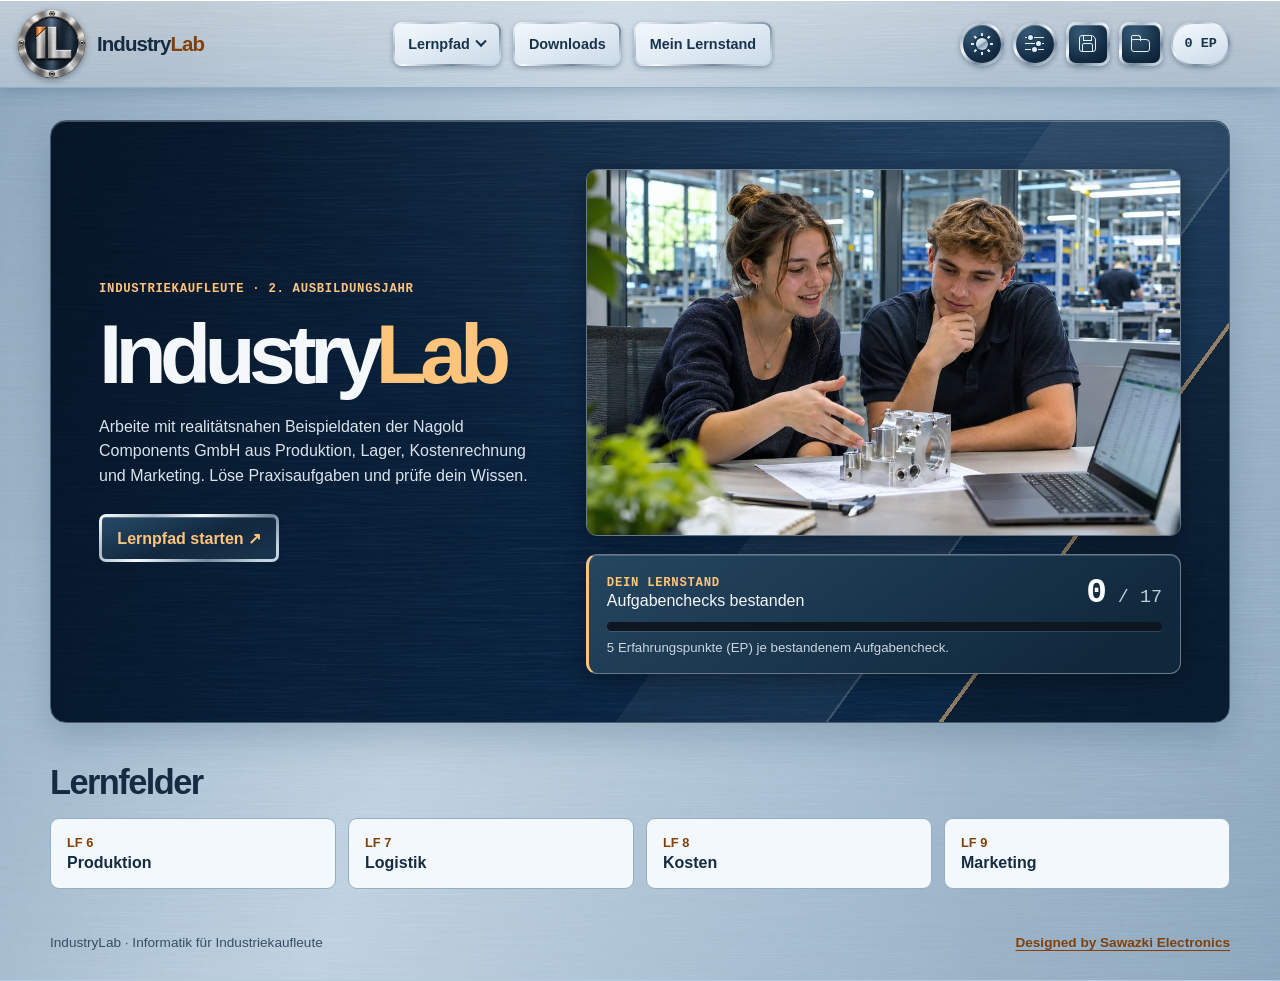
<file: index.html>
<!doctype html>
<html lang="de">
<head>
  <meta charset="utf-8">
  <meta name="viewport" content="width=device-width,initial-scale=1">
  <meta name="description" content="Interaktive Übungen und Unterrichtsmaterial für Industriekaufleute im zweiten Ausbildungsjahr.">
  <title>IndustryLab – Lernwerkstatt für Industriekaufleute</title>
  <script src="./theme.js"></script>
  <link rel="icon" type="image/png" href="./industrylab-logo.png">
  <link rel="stylesheet" href="./styles.css">
  <script type="module" src="./app.mjs"></script>
</head>
<body>
  <a class="skip" href="#main">Zum Inhalt</a>
  <header class="top"><div class="shell bar">
    <a class="brand" href="./#top" aria-label="IndustryLab – Startseite"><img class="brand-mark" src="./industrylab-logo.png" width="72" height="72" alt=""> <span>Industry<span class="brand-accent">Lab</span></span></a>
    <nav aria-label="Hauptnavigation">
      <details class="learning-nav" id="learning-nav">
        <summary>Lernpfad</summary>
        <div class="learning-nav-panel">
          <ol id="learning-nav-units"></ol>
        </div>
      </details>
      <a href="./downloads.html">Downloads</a><button id="open-progress" class="nav-action" type="button" aria-haspopup="dialog" aria-controls="profile">Mein Lernstand</button>
    </nav>
    <div class="header-tools">
      <button class="theme-toggle" id="theme-toggle" type="button" aria-label="Dunkelmodus" aria-pressed="false" title="Hellen oder dunklen Modus wählen" hidden>
        <span class="theme-sun" aria-hidden="true"></span><span class="theme-moon" aria-hidden="true"></span>
      </button>
      <button class="appearance-toggle" id="appearance-toggle" type="button" aria-label="Darstellung anpassen" aria-haspopup="dialog" aria-controls="appearance" title="Darstellung anpassen" hidden>
        <span class="sliders-icon" aria-hidden="true"><span></span><span></span><span></span></span>
      </button>
      <button class="backup-icon" id="quick-export" type="button" aria-label="Sicherung speichern" title="Sicherung speichern">
        <span class="disk-icon" aria-hidden="true"></span>
      </button>
      <button class="backup-icon" id="quick-import" type="button" aria-label="Sicherung laden" title="Sicherung laden">
        <span class="folder-icon" aria-hidden="true"></span>
      </button>
      <button class="points" id="top-points" type="button" aria-haspopup="dialog" aria-controls="profile" aria-label="Lernprofil öffnen · 0 EP">0 EP</button>
    </div>
  </div></header>
  <main id="main" class="shell">
    <section class="hero" id="start">
      <div class="hero-copy">
        <p class="eyebrow">Industriekaufleute · 2. Ausbildungsjahr</p>
        <h1>Industry<span>Lab</span></h1>
        <p class="intro">Arbeite mit realitätsnahen Beispieldaten der Nagold Components GmbH aus Produktion, Lager, Kostenrechnung und Marketing. Löse Praxisaufgaben und prüfe dein Wissen.</p>
        <a class="button" id="continue" href="./lernpfad.html">Lernpfad starten <span aria-hidden="true">↗</span></a>
      </div>
      <div class="hero-visual">
        <img class="hero-photo" src="./industrylab-start.webp" width="1040" height="640" fetchpriority="high" alt="Zwei Auszubildende besprechen ein Metallbauteil am Arbeitsplatz vor der Fertigungshalle.">
        <div class="hero-progress">
          <div class="hero-progress-heading">
            <div>
              <p class="eyebrow">Dein Lernstand</p>
              <p>Aufgabenchecks bestanden</p>
            </div>
            <p class="progress-count"><strong id="done">0</strong><span id="count"> / 17</span></p>
          </div>
          <progress id="progress" max="17" value="0" aria-label="Bestandene Aufgabenchecks"></progress>
          <p class="hero-note">5 Erfahrungspunkte (EP) je bestandenem Aufgabencheck.</p>
        </div>
      </div>
    </section>

    <section class="section" aria-labelledby="start-themen">
      <h2 id="start-themen">Lernfelder</h2>
      <ul class="home-fields">
        <li><a href="./lernpfad.html?lf=6"><span>LF 6</span>Produktion</a></li>
        <li><a href="./lernpfad.html?lf=7"><span>LF 7</span>Logistik</a></li>
        <li><a href="./lernpfad.html?lf=8"><span>LF 8</span>Kosten</a></li>
        <li><a href="./lernpfad.html?lf=9"><span>LF 9</span>Marketing</a></li>
      </ul>
    </section>
  </main>
  <footer class="shell footer">
    <span>IndustryLab · Informatik für Industriekaufleute</span>
    <a class="footer-credit" href="https://jakobsawazki.github.io/sawazki-electronics/">Designed by Sawazki Electronics</a>
  </footer>

  <dialog id="appearance" aria-labelledby="appearance-title">
    <div class="dialog-top">
      <div>
        <p class="eyebrow" id="appearance-mode"></p>
        <h2 id="appearance-title" tabindex="-1">Darstellung</h2>
      </div>
      <button id="close-appearance" class="secondary dialog-close-icon" type="button" aria-label="Schließen" title="Schließen">×</button>
    </div>
    <div id="appearance-fields"></div>
    <p id="appearance-status" role="status"></p>
    <div class="actions appearance-actions">
      <button id="reset-appearance" class="secondary" type="button">Zurücksetzen</button>
      <button id="done-appearance" type="button">Fertig</button>
    </div>
  </dialog>

  <dialog id="profile" aria-labelledby="profile-title">
    <div class="dialog-top">
      <h2 id="profile-title">Dein Lernprofil</h2>
      <button id="close-profile" class="secondary dialog-close-icon" type="button" aria-label="Schließen" title="Schließen">×</button>
    </div>
    <form id="profile-form">
      <p>Dein Kürzel und deine Klasse sind freiwillig. Sie werden in diesem Browser und in deiner Sicherungsdatei gespeichert.</p>
      <div class="profile-fields">
        <label for="student-code">Schülerkürzel
          <input id="student-code" name="studentCode" type="text" maxlength="24" autocomplete="off" spellcheck="false" placeholder="z. B. A.MÜL">
        </label>
        <label for="class-name">Klasse
          <input id="class-name" name="className" type="text" maxlength="24" autocomplete="off" spellcheck="false" placeholder="z. B. KI2">
        </label>
      </div>
      <button type="submit">Profil speichern</button>
      <p id="profile-status" role="status"></p>
    </form>
    <section class="profile-progress" aria-labelledby="profile-progress-title">
      <h3 id="profile-progress-title">Mein Lernstand</h3>
      <p id="balance"></p>
      <progress id="profile-progress" max="17" value="0" aria-label="Bestandene Aufgabenchecks"></progress>
      <ul class="ledger" id="ledger"></ul>
      <p id="backup-status" role="status" tabindex="-1"></p>
    </section>
  </dialog>

  <input type="file" id="backup-file" accept=".json,application/json" hidden>
</body>
</html>
</file>
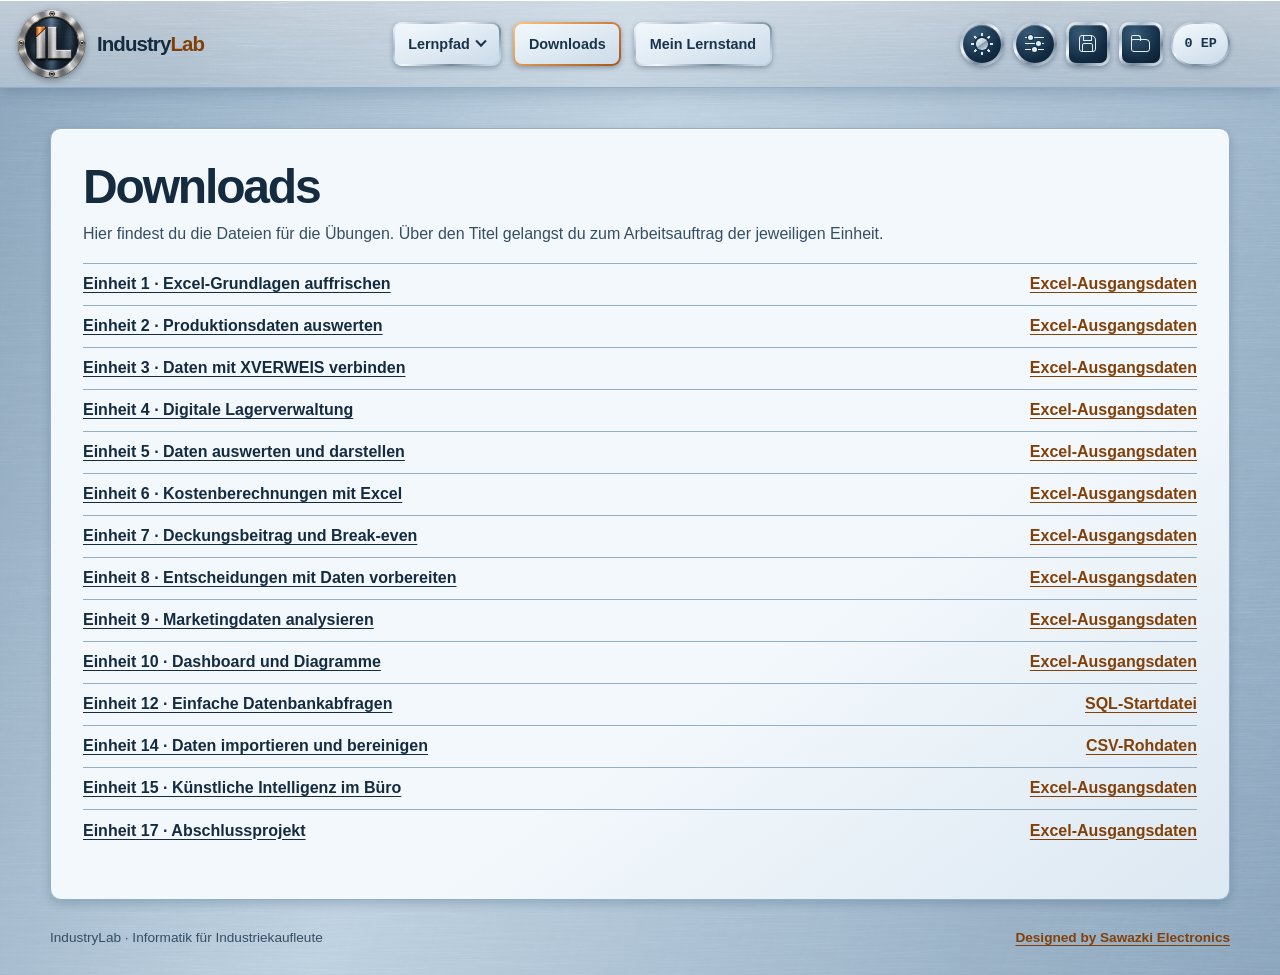
<file: downloads.html>
<!doctype html>
<html lang="de">
<head>
  <meta charset="utf-8">
  <meta name="viewport" content="width=device-width,initial-scale=1">
  <meta name="description" content="Excel-Dateien, CSV-Daten und die SQL-Startdatei zu den Lerneinheiten von IndustryLab.">
  <title>Downloads – IndustryLab</title>
  <script src="./theme.js"></script>
  <link rel="icon" type="image/png" href="./industrylab-logo.png">
  <link rel="stylesheet" href="./styles.css">
  <script type="module" src="./app.mjs"></script>
</head>
<body>
  <a class="skip" href="#main">Zum Inhalt</a>
  <header class="top"><div class="shell bar">
    <a class="brand" href="./#top" aria-label="IndustryLab – Startseite"><img class="brand-mark" src="./industrylab-logo.png" width="72" height="72" alt=""> <span>Industry<span class="brand-accent">Lab</span></span></a>
    <nav aria-label="Hauptnavigation">
      <details class="learning-nav" id="learning-nav">
        <summary>Lernpfad</summary>
        <div class="learning-nav-panel">
          <ol id="learning-nav-units"></ol>
        </div>
      </details>
      <a href="./downloads.html" aria-current="page">Downloads</a><button id="open-progress" class="nav-action" type="button" aria-haspopup="dialog" aria-controls="profile">Mein Lernstand</button>
    </nav>
    <div class="header-tools">
      <button class="theme-toggle" id="theme-toggle" type="button" aria-label="Dunkelmodus" aria-pressed="false" title="Hellen oder dunklen Modus wählen" hidden>
        <span class="theme-sun" aria-hidden="true"></span><span class="theme-moon" aria-hidden="true"></span>
      </button>
      <button class="appearance-toggle" id="appearance-toggle" type="button" aria-label="Darstellung anpassen" aria-haspopup="dialog" aria-controls="appearance" title="Darstellung anpassen" hidden>
        <span class="sliders-icon" aria-hidden="true"><span></span><span></span><span></span></span>
      </button>
      <button class="backup-icon" id="quick-export" type="button" aria-label="Sicherung speichern" title="Sicherung speichern">
        <span class="disk-icon" aria-hidden="true"></span>
      </button>
      <button class="backup-icon" id="quick-import" type="button" aria-label="Sicherung laden" title="Sicherung laden">
        <span class="folder-icon" aria-hidden="true"></span>
      </button>
      <button class="points" id="top-points" type="button" aria-haspopup="dialog" aria-controls="profile" aria-label="Lernprofil öffnen · 0 EP">0 EP</button>
    </div>
  </div></header>
  <main id="main" class="shell">
    <section class="section panel" aria-labelledby="downloads-title">
      <h1 id="downloads-title" class="page-heading">Downloads</h1>
      <p>Hier findest du die Dateien für die Übungen. Über den Titel gelangst du zum Arbeitsauftrag der jeweiligen Einheit.</p>
      <ul class="material-list" id="downloads"></ul>
      <noscript>Aktiviere JavaScript, um die Downloadliste anzuzeigen.</noscript>
    </section>
  </main>
  <footer class="shell footer">
    <span>IndustryLab · Informatik für Industriekaufleute</span>
    <a class="footer-credit" href="https://jakobsawazki.github.io/sawazki-electronics/">Designed by Sawazki Electronics</a>
  </footer>

  <dialog id="appearance" aria-labelledby="appearance-title">
    <div class="dialog-top">
      <div>
        <p class="eyebrow" id="appearance-mode"></p>
        <h2 id="appearance-title" tabindex="-1">Darstellung</h2>
      </div>
      <button id="close-appearance" class="secondary dialog-close-icon" type="button" aria-label="Schließen" title="Schließen">×</button>
    </div>
    <div id="appearance-fields"></div>
    <p id="appearance-status" role="status"></p>
    <div class="actions appearance-actions">
      <button id="reset-appearance" class="secondary" type="button">Zurücksetzen</button>
      <button id="done-appearance" type="button">Fertig</button>
    </div>
  </dialog>

  <dialog id="profile" aria-labelledby="profile-title">
    <div class="dialog-top">
      <h2 id="profile-title">Dein Lernprofil</h2>
      <button id="close-profile" class="secondary dialog-close-icon" type="button" aria-label="Schließen" title="Schließen">×</button>
    </div>
    <form id="profile-form">
      <p>Dein Kürzel und deine Klasse sind freiwillig. Sie werden in diesem Browser und in deiner Sicherungsdatei gespeichert.</p>
      <div class="profile-fields">
        <label for="student-code">Schülerkürzel
          <input id="student-code" name="studentCode" type="text" maxlength="24" autocomplete="off" spellcheck="false" placeholder="z. B. A.MÜL">
        </label>
        <label for="class-name">Klasse
          <input id="class-name" name="className" type="text" maxlength="24" autocomplete="off" spellcheck="false" placeholder="z. B. KI2">
        </label>
      </div>
      <button type="submit">Profil speichern</button>
      <p id="profile-status" role="status"></p>
    </form>
    <section class="profile-progress" aria-labelledby="profile-progress-title">
      <h3 id="profile-progress-title">Mein Lernstand</h3>
      <p id="balance"></p>
      <progress id="profile-progress" max="17" value="0" aria-label="Bestandene Aufgabenchecks"></progress>
      <ul class="ledger" id="ledger"></ul>
      <p id="backup-status" role="status" tabindex="-1"></p>
    </section>
  </dialog>

  <input type="file" id="backup-file" accept=".json,application/json" hidden>
</body>
</html>
</file>
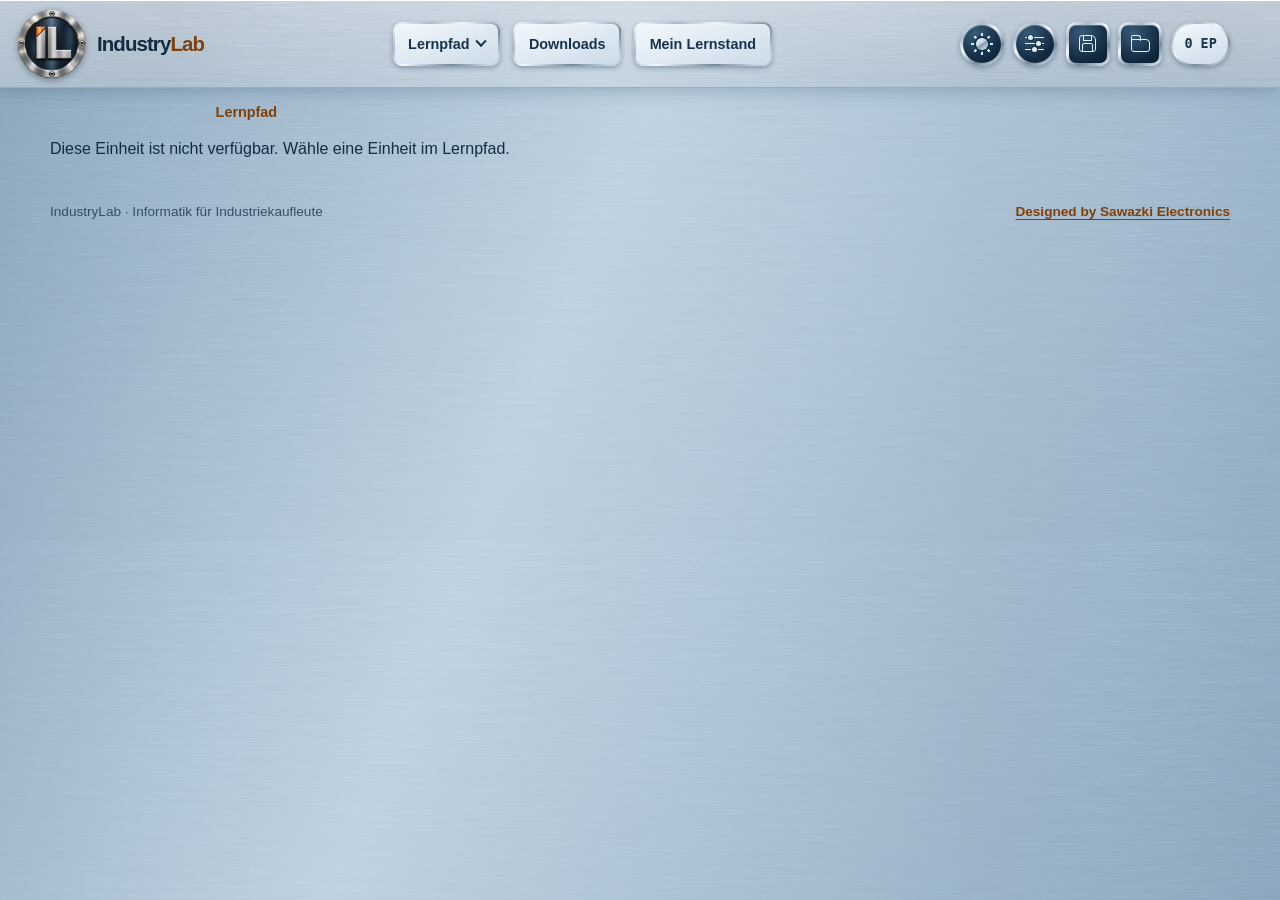
<file: einheit.html>
<!doctype html>
<html lang="de">
<head>
  <meta charset="utf-8">
  <meta name="viewport" content="width=device-width,initial-scale=1">
  <meta name="description" content="Interaktive Übungen und Unterrichtsmaterial für Industriekaufleute im zweiten Ausbildungsjahr.">
  <title>Lerneinheit – IndustryLab</title>
  <script src="./theme.js"></script>
  <link rel="icon" type="image/png" href="./industrylab-logo.png">
  <link rel="stylesheet" href="./styles.css">
  <script type="module" src="./app.mjs"></script>
</head>
<body>
  <a class="skip" href="#main">Zum Inhalt</a>
  <header class="top"><div class="shell bar">
    <a class="brand" href="./#top" aria-label="IndustryLab – Startseite"><img class="brand-mark" src="./industrylab-logo.png" width="72" height="72" alt=""> <span>Industry<span class="brand-accent">Lab</span></span></a>
    <nav aria-label="Hauptnavigation">
      <details class="learning-nav" id="learning-nav">
        <summary>Lernpfad</summary>
        <div class="learning-nav-panel">
          <ol id="learning-nav-units"></ol>
        </div>
      </details>
      <a href="./downloads.html">Downloads</a><button id="open-progress" class="nav-action" type="button" aria-haspopup="dialog" aria-controls="profile">Mein Lernstand</button>
    </nav>
    <div class="header-tools">
      <button class="theme-toggle" id="theme-toggle" type="button" aria-label="Dunkelmodus" aria-pressed="false" title="Hellen oder dunklen Modus wählen" hidden>
        <span class="theme-sun" aria-hidden="true"></span><span class="theme-moon" aria-hidden="true"></span>
      </button>
      <button class="appearance-toggle" id="appearance-toggle" type="button" aria-label="Darstellung anpassen" aria-haspopup="dialog" aria-controls="appearance" title="Darstellung anpassen" hidden>
        <span class="sliders-icon" aria-hidden="true"><span></span><span></span><span></span></span>
      </button>
      <button class="backup-icon" id="quick-export" type="button" aria-label="Sicherung speichern" title="Sicherung speichern">
        <span class="disk-icon" aria-hidden="true"></span>
      </button>
      <button class="backup-icon" id="quick-import" type="button" aria-label="Sicherung laden" title="Sicherung laden">
        <span class="folder-icon" aria-hidden="true"></span>
      </button>
      <button class="points" id="top-points" type="button" aria-haspopup="dialog" aria-controls="profile" aria-label="Lernprofil öffnen · 0 EP">0 EP</button>
    </div>
  </div></header>
  <main id="main" class="shell">
    <nav class="lesson-breadcrumb" aria-label="Brotkrümelnavigation">
      <ol>
        <li><a href="./lernpfad.html">Lernpfad</a></li>
        <li id="lesson-breadcrumb-item" hidden><a id="lesson-breadcrumb-current" href="#main" aria-current="page"></a></li>
      </ol>
    </nav>
    <article class="section panel lesson-page" id="lesson" hidden>
      <header class="lesson-heading">
        <div>
          <p id="lesson-label" class="eyebrow"></p>
          <h1 id="lesson-title" class="page-heading"></h1>
          <p id="lesson-brief"></p>
        </div>
        <img id="lesson-photo" width="960" height="640" alt="" decoding="async">
      </header>
      <nav class="lesson-jumps" aria-label="In dieser Einheit">
        <a id="lesson-files-jump" href="#lesson-files" hidden>Unterrichtsmaterial</a>
        <a href="#lesson-plan">Auftrag</a>
        <a href="#lesson-responses">Ergebnisse</a>
        <a href="#quiz">Aufgabencheck</a>
      </nav>
      <div id="lesson-workspace" class="lesson-hint"></div>
      <section id="lesson-files" aria-labelledby="lesson-files-title" hidden>
        <h2 id="lesson-files-title">Unterrichtsmaterial</h2>
      </section>
      <section id="lesson-plan"></section>
      <div id="scenario"></div>
      <section id="lesson-responses"></section>
      <form id="quiz"></form>
      <nav class="lesson-neighbors" id="lesson-neighbors" aria-label="Weitere Einheiten"></nav>
    </article>
    <p id="lesson-unavailable" hidden>Diese Einheit ist nicht verfügbar. Wähle eine Einheit im Lernpfad.</p>
    <noscript>Aktiviere JavaScript für die Aufgaben und den Lernstand.</noscript>
  </main>
  <footer class="shell footer">
    <span>IndustryLab · Informatik für Industriekaufleute</span>
    <a class="footer-credit" href="https://jakobsawazki.github.io/sawazki-electronics/">Designed by Sawazki Electronics</a>
  </footer>

  <dialog id="appearance" aria-labelledby="appearance-title">
    <div class="dialog-top">
      <div>
        <p class="eyebrow" id="appearance-mode"></p>
        <h2 id="appearance-title" tabindex="-1">Darstellung</h2>
      </div>
      <button id="close-appearance" class="secondary dialog-close-icon" type="button" aria-label="Schließen" title="Schließen">×</button>
    </div>
    <div id="appearance-fields"></div>
    <p id="appearance-status" role="status"></p>
    <div class="actions appearance-actions">
      <button id="reset-appearance" class="secondary" type="button">Zurücksetzen</button>
      <button id="done-appearance" type="button">Fertig</button>
    </div>
  </dialog>

  <dialog id="profile" aria-labelledby="profile-title">
    <div class="dialog-top">
      <h2 id="profile-title">Dein Lernprofil</h2>
      <button id="close-profile" class="secondary dialog-close-icon" type="button" aria-label="Schließen" title="Schließen">×</button>
    </div>
    <form id="profile-form">
      <p>Dein Kürzel und deine Klasse sind freiwillig. Sie werden in diesem Browser und in deiner Sicherungsdatei gespeichert.</p>
      <div class="profile-fields">
        <label for="student-code">Schülerkürzel
          <input id="student-code" name="studentCode" type="text" maxlength="24" autocomplete="off" spellcheck="false" placeholder="z. B. A.MÜL">
        </label>
        <label for="class-name">Klasse
          <input id="class-name" name="className" type="text" maxlength="24" autocomplete="off" spellcheck="false" placeholder="z. B. KI2">
        </label>
      </div>
      <button type="submit">Profil speichern</button>
      <p id="profile-status" role="status"></p>
    </form>
    <section class="profile-progress" aria-labelledby="profile-progress-title">
      <h3 id="profile-progress-title">Mein Lernstand</h3>
      <p id="balance"></p>
      <progress id="profile-progress" max="17" value="0" aria-label="Bestandene Aufgabenchecks"></progress>
      <ul class="ledger" id="ledger"></ul>
      <p id="backup-status" role="status" tabindex="-1"></p>
    </section>
  </dialog>

  <input type="file" id="backup-file" accept=".json,application/json" hidden>
</body>
</html>
</file>
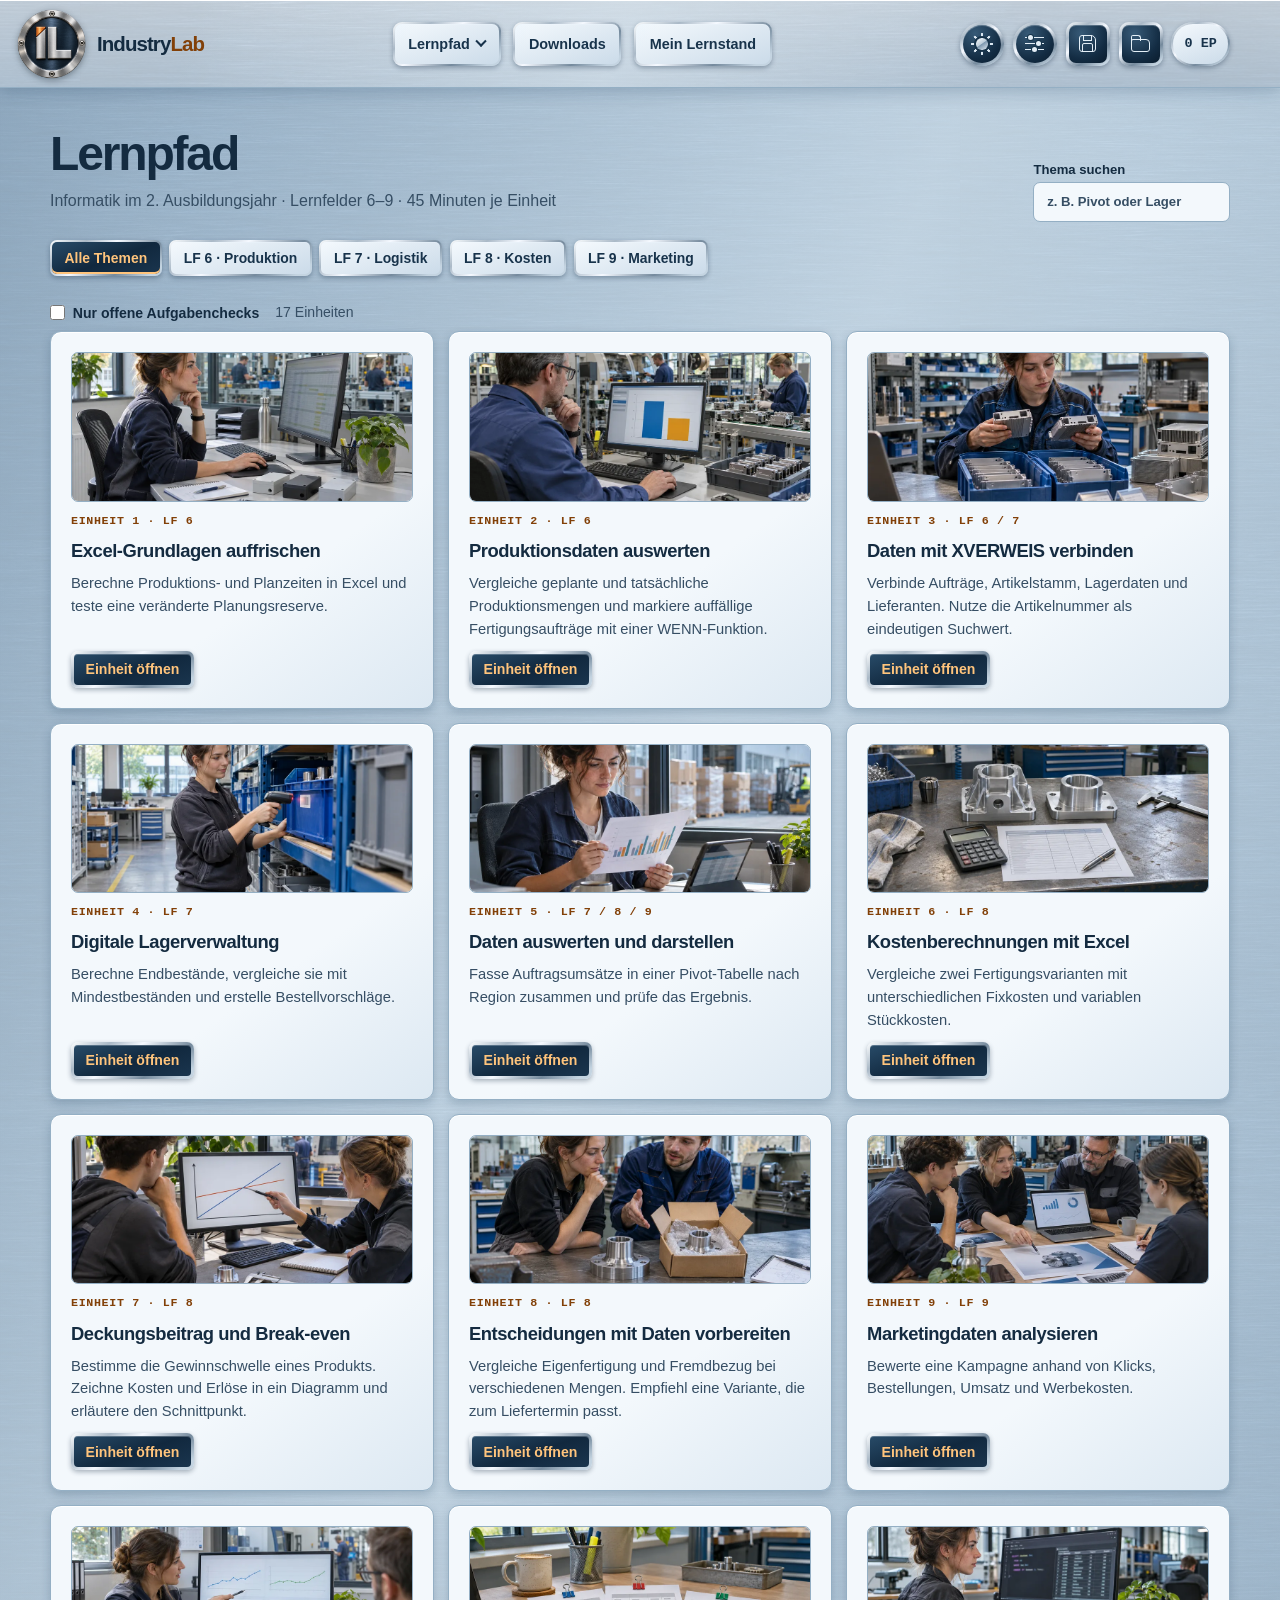
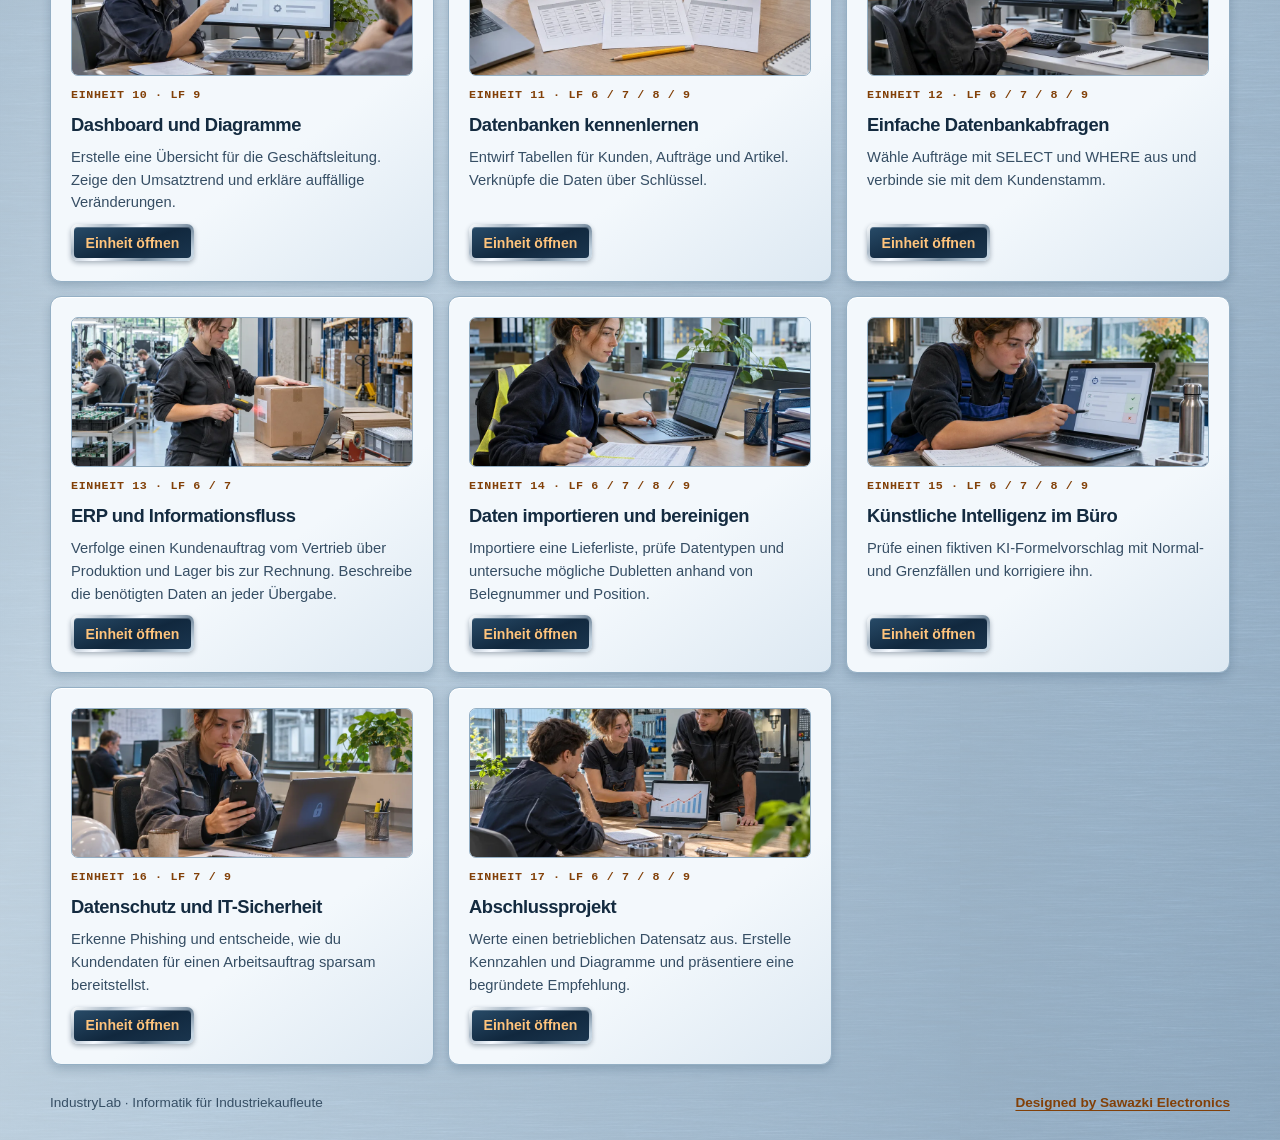
<file: lernpfad.html>
<!doctype html>
<html lang="de">
<head>
  <meta charset="utf-8">
  <meta name="viewport" content="width=device-width,initial-scale=1">
  <meta name="description" content="Interaktive Übungen und Unterrichtsmaterial für Industriekaufleute im zweiten Ausbildungsjahr.">
  <title>Lernpfad – IndustryLab</title>
  <script src="./theme.js"></script>
  <link rel="icon" type="image/png" href="./industrylab-logo.png">
  <link rel="stylesheet" href="./styles.css">
  <script type="module" src="./app.mjs"></script>
</head>
<body>
  <a class="skip" href="#main">Zum Inhalt</a>
  <header class="top"><div class="shell bar">
    <a class="brand" href="./#top" aria-label="IndustryLab – Startseite"><img class="brand-mark" src="./industrylab-logo.png" width="72" height="72" alt=""> <span>Industry<span class="brand-accent">Lab</span></span></a>
    <nav aria-label="Hauptnavigation">
      <details class="learning-nav" id="learning-nav">
        <summary>Lernpfad</summary>
        <div class="learning-nav-panel">
          <ol id="learning-nav-units"></ol>
        </div>
      </details>
      <a href="./downloads.html">Downloads</a><button id="open-progress" class="nav-action" type="button" aria-haspopup="dialog" aria-controls="profile">Mein Lernstand</button>
    </nav>
    <div class="header-tools">
      <button class="theme-toggle" id="theme-toggle" type="button" aria-label="Dunkelmodus" aria-pressed="false" title="Hellen oder dunklen Modus wählen" hidden>
        <span class="theme-sun" aria-hidden="true"></span><span class="theme-moon" aria-hidden="true"></span>
      </button>
      <button class="appearance-toggle" id="appearance-toggle" type="button" aria-label="Darstellung anpassen" aria-haspopup="dialog" aria-controls="appearance" title="Darstellung anpassen" hidden>
        <span class="sliders-icon" aria-hidden="true"><span></span><span></span><span></span></span>
      </button>
      <button class="backup-icon" id="quick-export" type="button" aria-label="Sicherung speichern" title="Sicherung speichern">
        <span class="disk-icon" aria-hidden="true"></span>
      </button>
      <button class="backup-icon" id="quick-import" type="button" aria-label="Sicherung laden" title="Sicherung laden">
        <span class="folder-icon" aria-hidden="true"></span>
      </button>
      <button class="points" id="top-points" type="button" aria-haspopup="dialog" aria-controls="profile" aria-label="Lernprofil öffnen · 0 EP">0 EP</button>
    </div>
  </div></header>
  <main id="main" class="shell">
    <section class="section" id="lernfelder">
      <div class="section-head"><div><h1 class="page-heading">Lernpfad</h1><p>Informatik im 2. Ausbildungsjahr · Lernfelder 6–9 · 45 Minuten je Einheit</p></div>
      <label class="search">Thema suchen<input id="search" type="search" placeholder="z. B. Pivot oder Lager"></label></div>
      <div id="filters" class="filters" role="group" aria-label="Nach Lernfeld filtern"></div>
      <div class="path-toolbar">
        <label class="path-open" hidden><input id="open-only" type="checkbox"> Nur offene Aufgabenchecks</label>
        <p id="results" class="path-results" role="status"></p>
      </div>
      <div id="cards" class="cards"></div>
      <noscript>Aktiviere JavaScript für Übungen, Downloads und Lernstand.</noscript>
    </section>
  </main>
  <footer class="shell footer">
    <span>IndustryLab · Informatik für Industriekaufleute</span>
    <a class="footer-credit" href="https://jakobsawazki.github.io/sawazki-electronics/">Designed by Sawazki Electronics</a>
  </footer>

  <dialog id="appearance" aria-labelledby="appearance-title">
    <div class="dialog-top">
      <div>
        <p class="eyebrow" id="appearance-mode"></p>
        <h2 id="appearance-title" tabindex="-1">Darstellung</h2>
      </div>
      <button id="close-appearance" class="secondary dialog-close-icon" type="button" aria-label="Schließen" title="Schließen">×</button>
    </div>
    <div id="appearance-fields"></div>
    <p id="appearance-status" role="status"></p>
    <div class="actions appearance-actions">
      <button id="reset-appearance" class="secondary" type="button">Zurücksetzen</button>
      <button id="done-appearance" type="button">Fertig</button>
    </div>
  </dialog>

  <dialog id="profile" aria-labelledby="profile-title">
    <div class="dialog-top">
      <h2 id="profile-title">Dein Lernprofil</h2>
      <button id="close-profile" class="secondary dialog-close-icon" type="button" aria-label="Schließen" title="Schließen">×</button>
    </div>
    <form id="profile-form">
      <p>Dein Kürzel und deine Klasse sind freiwillig. Sie werden in diesem Browser und in deiner Sicherungsdatei gespeichert.</p>
      <div class="profile-fields">
        <label for="student-code">Schülerkürzel
          <input id="student-code" name="studentCode" type="text" maxlength="24" autocomplete="off" spellcheck="false" placeholder="z. B. A.MÜL">
        </label>
        <label for="class-name">Klasse
          <input id="class-name" name="className" type="text" maxlength="24" autocomplete="off" spellcheck="false" placeholder="z. B. KI2">
        </label>
      </div>
      <button type="submit">Profil speichern</button>
      <p id="profile-status" role="status"></p>
    </form>
    <section class="profile-progress" aria-labelledby="profile-progress-title">
      <h3 id="profile-progress-title">Mein Lernstand</h3>
      <p id="balance"></p>
      <progress id="profile-progress" max="17" value="0" aria-label="Bestandene Aufgabenchecks"></progress>
      <ul class="ledger" id="ledger"></ul>
      <p id="backup-status" role="status" tabindex="-1"></p>
    </section>
  </dialog>

  <input type="file" id="backup-file" accept=".json,application/json" hidden>
</body>
</html>
</file>
<file: styles.css>
* { box-sizing: border-box; }
:root {
  color-scheme: light;
  --header-block-size: 5rem;
  scroll-padding-block-start: calc(var(--header-block-size) + .5rem);
  font-family: "Inter", "Segoe UI", sans-serif;
  color: var(--ink);
  background-color: var(--metal-base);
  --ink: #142b40;
  --muted: #364e64;
  --surface: #f3f8fc;
  --inset: #dce8f2;
  --line: #94afc4;
  --bevel: #fff;
  --metal-base: #b5cde0;
  --metal-wash: #d1e4f2c4;
  --metal-shade: #224b742c;
  --metal-sheen: #ebf6fd65;
  --header-metal-tint: 78%;
  --edge: #a85312;
  --link: #824008;
  --accent: #ffc47c;
  --silver-rim: linear-gradient(145deg, #fcfeff 0%, #aab9c7 23%, #f5f9ff 42%, #758a9d 70%, #c4d4e1 91%);
  --navy-face: linear-gradient(160deg, #284b68, #11283e 54%, #1a354e);
  --quiet-face: linear-gradient(160deg, #f4f9fd, #cbdbe9);
  --quiet-ink: #18334b;
  --control-shadow: #0b213b54;
  --selected: #d8e8f4;
  --shadow: #16375736;
  --focus: #733200;
}

:root[data-theme="dark"] {
  color-scheme: dark;
  --ink: #eff6fc;
  --muted: #bfcedc;
  --surface: #172d41;
  --inset: #0e2235;
  --line: #486781;
  --bevel: #d5ecff24;
  --metal-base: #102539;
  --metal-wash: #0d25465c;
  --metal-shade: #030e1ebf;
  --metal-sheen: #29578121;
  --header-metal-tint: 52%;
  --edge: #ffb565;
  --link: #ffbf78;
  --quiet-face: linear-gradient(160deg, #203d58, #122b42);
  --quiet-ink: #e7f2fd;
  --control-shadow: #020e1bb5;
  --selected: #244c6a;
  --shadow: #0008;
  --focus: #ffb565;
}

:root[data-font-size="large"] { font-size: 112.5%; }
:root[data-font-size="extra"] { font-size: 125%; }

body {
  margin: 0;
  min-height: 100vh;
  background-image:
    linear-gradient(112deg, var(--metal-shade), var(--metal-sheen) 42%, var(--metal-shade)),
    linear-gradient(var(--metal-wash), var(--metal-wash)),
    url("./brushed-blue-steel.jpg");
  background-size: auto, auto, 960px auto;
}
a { color: inherit; }
a, button, input { -webkit-tap-highlight-color: transparent; }
button, input { font: inherit; }
button, .button { cursor: pointer; }
:focus-visible { outline: 3px solid var(--focus); outline-offset: 4px; }
.shell { width: min(1180px, calc(100% - 64px)); margin-inline: auto; }
.skip { position: absolute; top: -5rem; left: 1rem; }
.skip:focus { top: 1rem; z-index: 6; background: var(--surface); padding: .6rem; }
.top {
  position: sticky;
  inset-block-start: 0;
  z-index: 5;
  background: linear-gradient(180deg, var(--surface), var(--inset));
  background-image:
    linear-gradient(108deg, transparent 15%, var(--metal-sheen) 48%, transparent 78%),
    linear-gradient(180deg, color-mix(in srgb, var(--surface) var(--header-metal-tint), transparent),
      color-mix(in srgb, var(--inset) var(--header-metal-tint), transparent)),
    url("./brushed-blue-steel.jpg");
  background-size: auto, auto, 1120px auto;
  background-position: center;
  border-bottom: 1px solid var(--line);
  box-shadow: inset 0 1px var(--bevel), 0 4px 16px var(--shadow);
}
.bar {
  width: 100%;
  padding-inline: 16px max(32px, calc((100% - 1180px) / 2));
  min-height: 87px;
  display: flex;
  align-items: center;
  justify-content: space-between;
  gap: 18px;
}
.brand {
  display: inline-flex;
  align-items: center;
  gap: 9px;
  font-size: 1.28rem;
  font-weight: 850;
  letter-spacing: -.045em;
  text-decoration: none;
  white-space: nowrap;
}
.brand-mark { width: 72px; height: 72px; object-fit: contain; filter: drop-shadow(0 2px 3px #09121a60); }
.brand-accent { color: var(--link); }
.top nav { display: flex; align-items: center; gap: clamp(.4rem, 1vw, .8rem); }
.top nav a { font-size: .9rem; font-weight: 650; text-decoration: none; color: var(--muted); }
.download:hover { text-decoration: underline; }
:is(.top nav > a, .top nav > .nav-action, .learning-nav > summary) {
  --nav-rim: var(--silver-rim);
  display: inline-flex;
  align-items: center;
  justify-content: center;
  min-height: 44px;
  padding: .48rem .85rem;
  border: 2px solid transparent;
  border-radius: 9px;
  background: linear-gradient(125deg, transparent 39%, #dcefff4d 50%, transparent 61%) 100% 0 / 240% 100% no-repeat padding-box,
    var(--quiet-face) padding-box, var(--nav-rim) border-box;
  box-shadow: inset 0 1px #eff8ff40, 0 2px 5px var(--control-shadow);
  color: var(--quiet-ink);
  font-size: .9rem;
  font-weight: 750;
  text-decoration: none;
  white-space: nowrap;
  transition: background-position .38s ease, transform .16s ease, box-shadow .16s ease;
}
@media (hover: hover) {
  :is(.top nav > a, .top nav > .nav-action, .learning-nav > summary):hover {
    background-position: 0 0, 0 0, 0 0;
    box-shadow: inset 0 1px #eff8ff70, 0 5px 13px var(--control-shadow);
    transform: translateY(-2px);
  }
}
:is(.top nav > a, .top nav > .nav-action, .learning-nav > summary):active {
  transform: translateY(1px);
  box-shadow: inset 0 2px 5px var(--control-shadow);
}
.top nav > a[aria-current="page"], .learning-nav:is([open], :has([aria-current="page"])) > summary {
  --nav-rim: linear-gradient(145deg, var(--accent), var(--edge));
}
.learning-nav { position: relative; }
.learning-nav summary {
  gap: .45rem;
  cursor: pointer;
  list-style: none;
}
.learning-nav summary::-webkit-details-marker { display: none; }
.learning-nav summary::after {
  content: "";
  width: .42em;
  height: .42em;
  border: solid currentColor;
  border-width: 0 2px 2px 0;
  transform: translateY(-.12em) rotate(45deg);
}
.learning-nav[open] summary::after { transform: translateY(.12em) rotate(225deg); }
.learning-nav-panel {
  position: absolute;
  inset-block-start: 100%;
  inset-inline-start: var(--learning-menu-offset, 0px);
  z-index: 1;
  width: min(22rem, calc(100vw - 2rem));
  max-height: 60vh;
  max-height: max(3rem, calc(100dvh - var(--learning-menu-anchor, 0px) - .6rem));
  overflow-y: auto;
  overscroll-behavior: contain;
  padding: .45rem;
  background: var(--surface);
  border: 1px solid var(--line);
  border-radius: 10px;
  box-shadow: 0 12px 24px var(--shadow);
}
.learning-nav-panel ol { list-style: none; padding: 0; margin: 0; }
.top nav .learning-nav-panel a { display: flex; gap: .65rem; align-items: baseline; padding: .62rem .65rem; border-radius: 5px; color: var(--ink); }
.top nav .learning-nav-panel a:hover, .top nav .learning-nav-panel a[aria-current="page"] { background: var(--selected); color: var(--link); }
.learning-nav-panel a:focus-visible { outline-offset: -2px; }
.learning-nav-number { flex: none; color: var(--link); font-variant-numeric: tabular-nums; }
@media (min-width: 700px) {
  .learning-nav-panel { width: min(45rem, calc(100vw - 2rem)); }
  .learning-nav-panel ol {
    display: grid;
    grid-auto-flow: column;
    grid-template-columns: repeat(2, minmax(0, 1fr));
    grid-template-rows: repeat(9, auto);
    column-gap: .5rem;
  }
}
@media (min-width: 1080px) and (max-height: 600px) {
  .learning-nav-panel { width: min(65rem, calc(100vw - 2rem)); }
  .learning-nav-panel ol {
    grid-template-columns: repeat(3, minmax(0, 1fr));
    grid-template-rows: repeat(6, auto);
  }
}
.header-tools { display: flex; align-items: center; gap: .55rem; }
.points {
  --control-face: var(--quiet-face);
  --control-ink: var(--quiet-ink);
  border-radius: 999px;
  height: 44px;
  padding: 0 .7rem;
  font: 750 .84rem "IBM Plex Mono", Consolas, monospace;
  text-decoration: none;
  white-space: nowrap;
}
.theme-toggle, .appearance-toggle, .backup-icon {
  width: 44px;
  height: 44px;
  padding: 0;
  flex: none;
  border-width: 3px;
  border-radius: 50%;
  --control-face: radial-gradient(circle at 32% 22%, #375a77, #132c43 65%, #0a1c2d);
  --icon-steel: linear-gradient(145deg, #fff, #bdcdda 46%, #7e98af 51%, #e5eef5);
}
.theme-toggle[hidden], .appearance-toggle[hidden] { display: none; }
.sliders-icon { display: grid; gap: 5px; width: 19px; color: #e4eff7; }
.sliders-icon > span { position: relative; height: 1px; background: currentColor; }
.sliders-icon > span::before {
  content: "";
  position: absolute;
  inset-block-start: -2px;
  inset-inline-start: 3px;
  width: 5px;
  height: 5px;
  border-radius: 50%;
  background: currentColor;
  box-shadow: 0 0 0 1px #16344b;
}
.sliders-icon > span:nth-child(2)::before { inset-inline-start: 11px; }
.sliders-icon > span:nth-child(3)::before { inset-inline-start: 7px; }
.backup-icon { border-radius: 10px; color: #e4eff7; }
.disk-icon, .folder-icon { position: relative; display: block; border: 1.5px solid currentColor; }
.disk-icon {
  width: 17px;
  height: 17px;
  border-radius: 3px 5px 3px 3px;
}
.disk-icon::before, .disk-icon::after, .folder-icon::before { content: ""; position: absolute; }
.disk-icon::before {
  inset: -1px 3px auto;
  height: 5px;
  border: 1px solid currentColor;
  border-top: 0;
}
.disk-icon::after {
  inset: auto 2px -1px;
  height: 7px;
  border: 1px solid currentColor;
  border-radius: 2px 2px 0 0;
}
.folder-icon {
  width: 19px;
  height: 13px;
  margin-top: 3px;
  border-radius: 2px 4px 3px 3px;
}
.folder-icon::before {
  inset: -5px auto auto -1px;
  width: 8px;
  height: 5px;
  border: 1.5px solid currentColor;
  border-bottom: 0;
  border-radius: 2px 3px 0 0;
}
.theme-sun, .theme-moon {
  position: relative;
  width: 22px;
  height: 22px;
  border-radius: 50%;
}
.theme-sun {
  background: repeating-conic-gradient(from -7deg, #dce8f2 0deg 14deg, transparent 14deg 45deg);
}
.theme-sun::before {
  content: "";
  position: absolute;
  inset: 5px;
  border-radius: 50%;
  background: var(--icon-steel);
  box-shadow: 0 0 0 2px #17334a;
}
.theme-moon {
  display: none;
  background: var(--icon-steel);
  mask-image: radial-gradient(circle at 74% 25%, transparent 0 43%, #000 47%);
  transform: rotate(-12deg);
}
[data-theme="dark"] .theme-moon { display: block; }
[data-theme="dark"] .theme-sun { display: none; }

.hero {
  position: relative;
  isolation: isolate;
  overflow: hidden;
  margin-top: 32px;
  padding: clamp(20px, 4vw, 48px);
  border: 1px solid #4a5d6d;
  border-radius: 16px;
  background:
    radial-gradient(ellipse at 90% -18%, #7095b747, transparent 59%),
    linear-gradient(115deg, #061425e6 4%, #0c2440a3 63%, #0a233ac7),
    url("./brushed-blue-steel.jpg") center / cover #0e2133;
  box-shadow: inset 0 1px #ffffff40, 0 15px 35px var(--shadow);
  color: #f5f8fa;
  display: grid;
  grid-template-columns: minmax(0, 1fr) minmax(0, 1.35fr);
  gap: clamp(24px, 4vw, 46px);
  align-items: center;
}
.hero::before {
  content: "";
  position: absolute;
  inset: 0;
  z-index: -1;
  background: linear-gradient(126deg, transparent 62%, #ffffff0e 62% 75%, #ffffff30 75% 75.18%, transparent 75.18% 82%, #ffc47c88 82% 82.3%, #080d1659 82.3%);
}
.hero-copy, .hero-visual { min-width: 0; }
.hero-copy { container-type: inline-size; }
.hero-visual { display: grid; gap: 1.125rem; }
.hero-photo {
  display: block;
  width: 100%;
  height: auto;
  border: 1px solid #687989;
  border-radius: 11px;
  box-shadow: 0 6px 24px #0005;
}
@media (hover: hover) and (pointer: fine) and (prefers-reduced-motion: no-preference) {
  .hero-photo { transition: transform 280ms ease-out, box-shadow 280ms ease-out; }
  .hero-photo:hover { transform: scale(1.04); box-shadow: 0 12px 32px #0007; }
}
.eyebrow { font: 700 .77rem/1.4 "IBM Plex Mono", Consolas, monospace; letter-spacing: .055em; text-transform: uppercase; margin: 0; }
.hero .eyebrow { color: var(--accent); }
h1 { font-size: clamp(2.9rem, 7.8vw, 6.55rem); line-height: .96; letter-spacing: -.08em; margin: 16px 0 20px; }
.hero h1 { font-size: clamp(2.5rem, 19cqi, 6.55rem); }
h1 span { color: var(--accent); }
.intro { max-width: 51ch; color: #dbe3ec; line-height: 1.55; margin: 0 0 25px; }
.button, button {
  border-radius: 7px;
  display: inline-flex;
  align-items: center;
  justify-content: center;
  gap: .65rem;
  font-weight: 750;
  padding: .72rem .96rem;
  text-decoration: none;
}
.button, button, .points {
  border: 2px solid transparent;
  background: var(--control-face, var(--navy-face)) padding-box, var(--silver-rim) border-box;
  box-shadow: inset 0 1px #eff8ff40, 0 2px 5px var(--control-shadow);
  color: var(--control-ink, #f7fbff);
}
.button {
  --control-ink: var(--accent);
  border-width: 3px;
}
.button:hover, button:hover, .points:hover { filter: brightness(1.14); }
.button:active, button:active, .points:active { box-shadow: inset 0 2px 6px #00112150; }
button:disabled { cursor: default; opacity: .65; }
.secondary { --control-face: var(--quiet-face); --control-ink: var(--quiet-ink); }
.hero :focus-visible { outline-color: var(--accent); }
.hero-progress {
  padding: clamp(12px, 2vw, 18px);
  background: linear-gradient(147deg, #254660, #10283c 86%);
  border: 1px solid #687989;
  border-left: 3px solid var(--accent);
  border-radius: 11px;
  box-shadow: inset 0 1px #ffffff30, 0 6px 24px #0005;
}
.hero-progress p { margin: 0; }
.hero-progress-heading { display: flex; flex-wrap: wrap; justify-content: space-between; align-items: center; gap: .2rem .8rem; }
.hero-progress .progress-count { font: 1.15rem "IBM Plex Mono", Consolas, monospace; color: #becbd7; white-space: nowrap; }
.progress-count strong { font-size: 2.15rem; color: #fff; }
.hero-progress progress { margin-block: .65rem .55rem; }
progress { display: block; width: 100%; height: 9px; margin: 17px 0 13px; appearance: none; border: 0; background: #0e1721; border-radius: 10px; overflow: hidden; box-shadow: 0 1px #ffffff22; }
progress::-webkit-progress-bar { background: #0e1721; }
progress::-webkit-progress-value { background: var(--accent); }
progress::-moz-progress-bar { background: var(--accent); }
.hero-progress .hero-note { font-size: .83rem; color: #cbd6e0; }

.section { margin-top: 40px; scroll-margin-top: 16px; }
.section-head { display: flex; align-items: end; justify-content: space-between; gap: 16px; }
.page-heading { font-size: clamp(2rem, 4vw, 3rem); line-height: 1.1; letter-spacing: -.045em; margin: 0; }
h2 { font-size: clamp(1.55rem, 4vw, 2.15rem); letter-spacing: -.045em; margin: 0; }
.section p, dialog p { color: var(--muted); line-height: 1.55; margin: .5rem 0; }
.search { display: grid; gap: .3rem; font-size: .82rem; color: var(--ink); font-weight: 700; }
.search input, .scenario-fields input, .scenario-fields select, .profile-fields input { padding: .7rem .8rem; border: 1px solid var(--line); border-radius: 7px; min-width: 0; background: var(--surface); color: var(--ink); }
.search input::placeholder { color: var(--muted); opacity: 1; }
.filters { display: flex; flex-wrap: wrap; gap: .48rem; margin: 18px 0; }
.filters button {
  --control-face: var(--quiet-face);
  --control-ink: var(--quiet-ink);
  padding: .5rem .78rem;
  font-size: .87rem;
}
.filters button[aria-pressed="true"] {
  --control-face: var(--navy-face);
  --control-ink: var(--accent);
  box-shadow: inset 0 -2px var(--accent), 0 2px 5px var(--control-shadow);
}
.cards { display: grid; grid-template-columns: repeat(3, minmax(0, 1fr)); gap: 14px; }
.card-link, .panel {
  background: linear-gradient(145deg, var(--surface) 64%, var(--inset));
  border: 1px solid var(--line);
  border-radius: 11px;
  padding: 20px;
  box-shadow: inset 0 1px var(--bevel), 0 4px 10px var(--shadow);
}
.card { min-height: 184px; display: flex; }
.card-link { flex: 1; min-width: 0; display: flex; flex-direction: column; gap: 10px; text-decoration: none; }
@media (hover: hover) {
  .card-link:hover { border-color: var(--edge); box-shadow: inset 0 1px var(--bevel), 0 6px 16px var(--shadow); }
  .card-link:hover .button { filter: brightness(1.14); }
}
.card h3 { font-size: 1.15rem; letter-spacing: -.024em; margin: 0; }
.card p { font-size: .92rem; margin: 0; }
.card .eyebrow { color: var(--link); font-size: .73rem; }
.card .button { margin-top: auto; align-self: flex-start; padding: .47rem .72rem; font-size: .88rem; }
.panel { padding: clamp(18px, 4vw, 32px); }
.material-list, .ledger { padding: 0; margin: 16px 0; list-style: none; }
.material-list li, .ledger li { display: flex; align-items: baseline; justify-content: space-between; flex-wrap: wrap; gap: .5rem 1rem; border-top: 1px solid var(--line); padding: .72rem 0; }
.material-unit { color: var(--ink); font-weight: 750; text-underline-offset: .2em; }
.material-unit:hover { color: var(--link); }
.downloads, .actions { display: flex; flex-wrap: wrap; gap: .55rem 1rem; }
.download { color: var(--link); font-weight: 750; text-underline-offset: .2em; }
.footer {
  display: flex;
  flex-wrap: wrap;
  justify-content: space-between;
  align-items: baseline;
  gap: .75rem 1.5rem;
  padding-block: 30px;
  color: var(--muted);
  font-size: .85rem;
}
.footer-credit {
  margin-inline-start: auto;
  color: var(--link);
  font-weight: 700;
  text-align: end;
  text-underline-offset: .2em;
}
dialog {
  background: var(--surface);
  color: var(--ink);
  width: min(670px, calc(100% - 24px));
  max-height: calc(100dvh - 24px);
  padding: clamp(16px, 4vw, 30px);
  border: 1px solid var(--line);
  border-radius: 12px;
  box-shadow: inset 0 1px var(--bevel), 0 14px 55px #0007;
}
dialog::backdrop { background: #08121bc4; }
.dialog-top { display: flex; flex-wrap: wrap; justify-content: space-between; gap: 1rem; align-items: center; margin-bottom: 12px; }
#lesson-files { margin: 15px 0; }
fieldset { border: 1px solid var(--line); border-radius: 8px; margin: 20px 0 12px; padding: 14px; min-inline-size: 0; }
legend { font-weight: 750; }
.answer { display: flex; align-items: baseline; gap: .5rem; padding: .48rem; cursor: pointer; }
.answer input { accent-color: var(--edge); }
.answer:has(:checked) { background: var(--selected); border-radius: 6px; }
.quiz-feedback { margin: .5rem .48rem 0; }
.quiz-feedback:empty { display: none; }
.scenario { padding: 12px; border: 1px solid var(--line); border-radius: 8px; background: var(--inset); }
.scenario summary { cursor: pointer; font-weight: 750; }
.scenario-fields { display: grid; grid-template-columns: repeat(auto-fit, minmax(130px, 1fr)); gap: .6rem; margin-block: 12px; }
.scenario-fields label { display: grid; gap: .3rem; font-size: .86rem; }
.scenario-fields input, .scenario-fields select { width: 100%; padding: .4rem; }
.scenario-chart { margin: .8rem 0 0; }
.scenario-chart canvas { display: block; width: min(100%, 600px); height: auto; border: 1px solid var(--line); border-radius: 7px; background: #f2f6fa; }
.scenario-chart figcaption p { margin: .4rem 0; }
.sql-lab pre { white-space: pre-wrap; overflow-wrap: anywhere; padding: .7rem; border: 1px solid var(--line); border-radius: 7px; background: var(--surface); }
.scenario table { border-collapse: collapse; width: 100%; text-align: start; }
.scenario caption { text-align: start; font-weight: 750; margin-block: .4rem; }
.scenario th, .scenario td { border-block-end: 1px solid var(--line); padding: .35rem .5rem; text-align: start; }
:is(.lookup-lab, .cost-lab) table { font-size: .9rem; overflow-wrap: anywhere; }
.cost-lab td { padding-inline: .35rem; }
.lookup-lab .lookup-match { background: var(--selected); color: var(--link); font-weight: 750; }
.sr-only { position: absolute; width: 1px; height: 1px; overflow: hidden; clip-path: inset(50%); white-space: nowrap; }

@media (max-width: 920px) {
  :root { --header-block-size: 7.75rem; }
  .bar { display: grid; grid-template-columns: minmax(0, 1fr) auto; padding: 8px 12px 12px; gap: 8px; }
  .brand { font-size: clamp(1.05rem, 5.3vw, 1.28rem); }
  .brand-mark { flex: none; width: 54px; height: 54px; }
  .brand > span { min-width: 0; overflow: hidden; text-overflow: ellipsis; }
  .top nav { grid-column: 1 / -1; order: 3; justify-content: space-between; flex-wrap: wrap; border-top: 1px solid var(--line); padding-top: 10px; }
}
@media (max-width: 850px) {
  .cards { grid-template-columns: repeat(2, minmax(0, 1fr)); }
}
@media (max-width: 760px) {
  .hero { grid-template-columns: minmax(0, 1fr); }
}
@media (max-width: 620px) {
  .shell { width: calc(100% - 28px); }
  .bar { width: 100%; }
  .hero { margin-top: 16px; }
  .section-head { align-items: stretch; flex-direction: column; }
  .cards { grid-template-columns: 1fr; }
  .card { min-height: 0; }
}
@media (max-width: 430px) {
  .brand > span { display: none; }
  .header-tools { gap: 5px; }
  .points { padding-inline: .4rem; }
  :is(.top nav > a, .top nav > .nav-action, .learning-nav > summary) { padding-inline: .52rem; font-size: .83rem; }
}
@media (max-width: 360px) {
  .header-tools { gap: 4px; }
  .theme-toggle, .appearance-toggle, .backup-icon { width: 36px; height: 36px; }
  .points { height: 36px; }
}
@media (forced-colors: active) {
  .top { background: Canvas; }
  :is(.top nav > a, .top nav > .nav-action, .learning-nav > summary) { background: ButtonFace; color: ButtonText; border-color: ButtonText; }
  .learning-nav[open] > summary { border-color: Highlight; }
  .sliders-icon { color: ButtonText; forced-color-adjust: none; }
  .button, button, .points { border-color: ButtonText; }
  .filters button[aria-pressed="true"] { border-color: Highlight; }
  .theme-sun, .theme-moon {
    background: none;
    mask-image: none;
    transform: none;
    font: 22px/1 "Segoe UI Symbol", sans-serif;
  }
  .theme-sun::before, .theme-moon::before { position: static; background: none; box-shadow: none; }
  .theme-sun::before { content: "☼"; }
  .theme-moon::before { content: "☾"; }
}

@media (prefers-reduced-motion: reduce) {
  :is(.top nav > a, .top nav > .nav-action, .learning-nav > summary) { transition: none; }
  :is(.top nav > a, .top nav > .nav-action, .learning-nav > summary):is(:hover, :active) { transform: none; }
}
#profile-title { margin: 0; }
.profile-fields {
  display: grid;
  grid-template-columns: repeat(2, minmax(0, 1fr));
  gap: .75rem;
  margin-block: 1rem;
}
.profile-fields label { display: grid; gap: .4rem; font-weight: 700; }
.profile-fields input { width: 100%; font-weight: 400; }
.profile-progress { border-top: 1px solid var(--line); margin-top: 1.25rem; padding-top: 1rem; }
.profile-progress h3 { margin: 0; }
#profile-status:empty, #backup-status:empty { margin: 0; }
@media (max-width: 420px) {
  .profile-fields { grid-template-columns: 1fr; }
}

.dialog-close-icon { flex: none; width: 44px; height: 44px; padding: 0; font-size: 1.4rem; }
#appearance-mode { color: var(--link); }
.appearance-group { padding: 0; margin: 1rem 0; border: 0; }
.appearance-choices { display: flex; flex-wrap: wrap; gap: .5rem; margin-top: .5rem; }
.appearance-option { position: relative; cursor: pointer; }
.appearance-option input { position: absolute; width: 1px; height: 1px; opacity: 0; }
.appearance-option > span {
  display: grid;
  place-items: center;
  min-height: 44px;
  border: 1px solid var(--line);
  border-radius: 7px;
  padding: .35rem .55rem;
}
.appearance-option input:focus-visible + span { outline: 3px solid var(--focus); outline-offset: 3px; }
.appearance-option input:checked + span { box-shadow: 0 0 0 2px var(--surface), 0 0 0 4px var(--ink); }
.appearance-option > .appearance-swatch {
  width: 46px;
  background: var(--swatch);
}
.appearance-option input:checked + .appearance-swatch::after {
  content: "✓";
  border-radius: 50%;
  background: #11283e;
  color: #fff;
  font: 800 15px/1.3 "Segoe UI", sans-serif;
  text-align: center;
  width: 20px;
  height: 20px;
}
.appearance-sizes .appearance-option { flex: 1 1 7rem; text-align: center; }
.appearance-sizes .appearance-option input:checked + span { background: var(--selected); font-weight: 750; }
.appearance-actions { margin-top: 1.2rem; padding-top: 1rem; border-top: 1px solid var(--line); }
#appearance-status:empty { margin: 0; }
@media (forced-colors: active) {
  .appearance-option input:checked + span { border: 2px solid Highlight; }
}

#lesson-plan h3, #quiz h3 { margin: 1rem 0 .5rem; font-size: 1rem; }
#lesson-files h2 { margin: 0 0 .4rem; font-size: 1rem; letter-spacing: normal; }
.lesson-breadcrumb { max-width: 860px; margin: .75rem auto .55rem; }
.lesson-breadcrumb ol { display: flex; flex-wrap: wrap; align-items: baseline; gap: .2rem .45rem; margin: 0; padding: 0; list-style: none; }
.lesson-breadcrumb li { min-width: 0; }
.lesson-breadcrumb a { display: inline-block; padding: .25rem .35rem; border-radius: 5px; color: var(--link); font-size: .9rem; font-weight: 700; text-decoration: none; overflow-wrap: anywhere; }
.lesson-breadcrumb a[aria-current="page"] { color: var(--ink); }
.lesson-breadcrumb a:hover { background: var(--selected); }
.lesson-breadcrumb li + li:not([hidden]) { display: flex; align-items: baseline; gap: .4rem; }
.lesson-breadcrumb li + li::before {
  content: "";
  flex: none;
  width: .42rem;
  height: .42rem;
  border: solid var(--edge);
  border-width: 0 2px 2px 0;
  transform: translateY(-.08rem) rotate(-45deg);
}
.lesson-neighbors a { color: var(--link); font-weight: 700; text-underline-offset: .18em; }
.lesson-page { max-width: 860px; margin: 0 auto 2rem; }
.lesson-page header h1 { font-size: clamp(1.75rem, 5vw, 3rem); }
.lesson-neighbors { display: flex; flex-wrap: wrap; gap: 1rem; border-top: 1px solid var(--line); margin-top: 1.5rem; padding-top: 1rem; }
.lesson-neighbors a { max-width: 100%; overflow-wrap: anywhere; }
.lesson-schedule { display: flex; flex-wrap: wrap; gap: .4rem; list-style: none; padding: 0; }
.lesson-schedule li { padding: .3rem .55rem; border: 1px solid var(--line); border-radius: 6px; background: var(--inset); font-size: .85rem; }
.lesson-data, .lesson-hint { padding: .65rem .8rem; background: var(--inset); border: 1px solid var(--line); border-radius: 7px; }
.lesson-data { white-space: pre-wrap; overflow-wrap: anywhere; }
.lesson-steps { padding-inline-start: 1.4rem; }
.lesson-steps li + li { margin-top: .5rem; }
.lesson-hint { margin-block: 1rem; }
.lesson-hint summary { cursor: pointer; font-weight: 700; }
.erp-case { margin-block: 1rem; }
.case-handoffs { display: grid; gap: .55rem; padding-inline-start: 1.4rem; }
.case-handoffs li { padding: .55rem .75rem; border: 1px solid var(--line); border-radius: 7px; background: var(--inset); }
.case-handoffs li::marker { color: var(--link); font-weight: 750; }
.case-handoffs p { margin: .25rem 0 0; }

#lesson-responses { margin-block: 1.6rem; padding-block: 1.1rem; border-block: 1px solid var(--line); }
#lesson-responses h2 { margin: 0; font-size: 1.25rem; }
.response-field { margin-block: 1rem; }
.response-field label { font-weight: 750; }
.response-field textarea { display: block; box-sizing: border-box; width: 100%; min-height: 5rem; resize: vertical; padding: .7rem; font: inherit; color: var(--ink); background: var(--surface); border: 1px solid var(--line); border-radius: 7px; }
.response-status:not(:empty) { font-size: .9rem; }

.lesson-heading { display: grid; gap: 1.1rem; align-items: center; margin-bottom: 1.1rem; }
#lesson-photo { width: 100%; height: auto; aspect-ratio: 3 / 2; object-fit: cover; border-radius: 9px; border: 1px solid var(--line); }
@media (min-width: 740px) {
  .lesson-heading { grid-template-columns: minmax(0, 1.05fr) minmax(0, 1fr); }
}

.home-fields { display: grid; grid-template-columns: repeat(4, minmax(0, 1fr)); gap: .75rem; padding: 0; list-style: none; }
.home-fields a { display: grid; gap: .25rem; padding: 1rem; border: 1px solid var(--line); border-radius: 9px; background: var(--surface); color: var(--ink); text-decoration: none; font-weight: 750; }
.home-fields a:hover { background: var(--selected); text-decoration: underline; }
.home-fields span { color: var(--link); font-size: .8rem; }
.path-toolbar { display: flex; flex-wrap: wrap; align-items: center; gap: .25rem 1rem; }
.path-open { display: inline-flex; align-items: center; gap: .5rem; font-size: .88rem; font-weight: 700; cursor: pointer; }
.path-open[hidden] { display: none; }
.path-open input { width: 1.05em; height: 1.05em; margin: 0; accent-color: var(--link); }
.path-results { font-size: .88rem; }
.card-photo { width: 100%; height: auto; aspect-ratio: 16 / 7; object-fit: cover; border-radius: 7px; border: 1px solid var(--line); }
.lesson-jumps { display: flex; flex-wrap: wrap; gap: .4rem .6rem; margin: 1.1rem 0; }
.lesson-jumps a { padding: .4rem .7rem; border: 1px solid var(--line); border-radius: 6px; background: var(--inset); font-weight: 700; text-decoration: none; }
.lesson-jumps a:hover { color: var(--link); text-decoration: underline; }
#lesson-plan h2, #quiz h2 { margin-block: 1.2rem .45rem; font-size: 1.35rem; }
@media (max-width: 620px) {
  .home-fields { grid-template-columns: repeat(2, minmax(0, 1fr)); }
  #lesson-photo { aspect-ratio: 16 / 9; }
}
</file>
